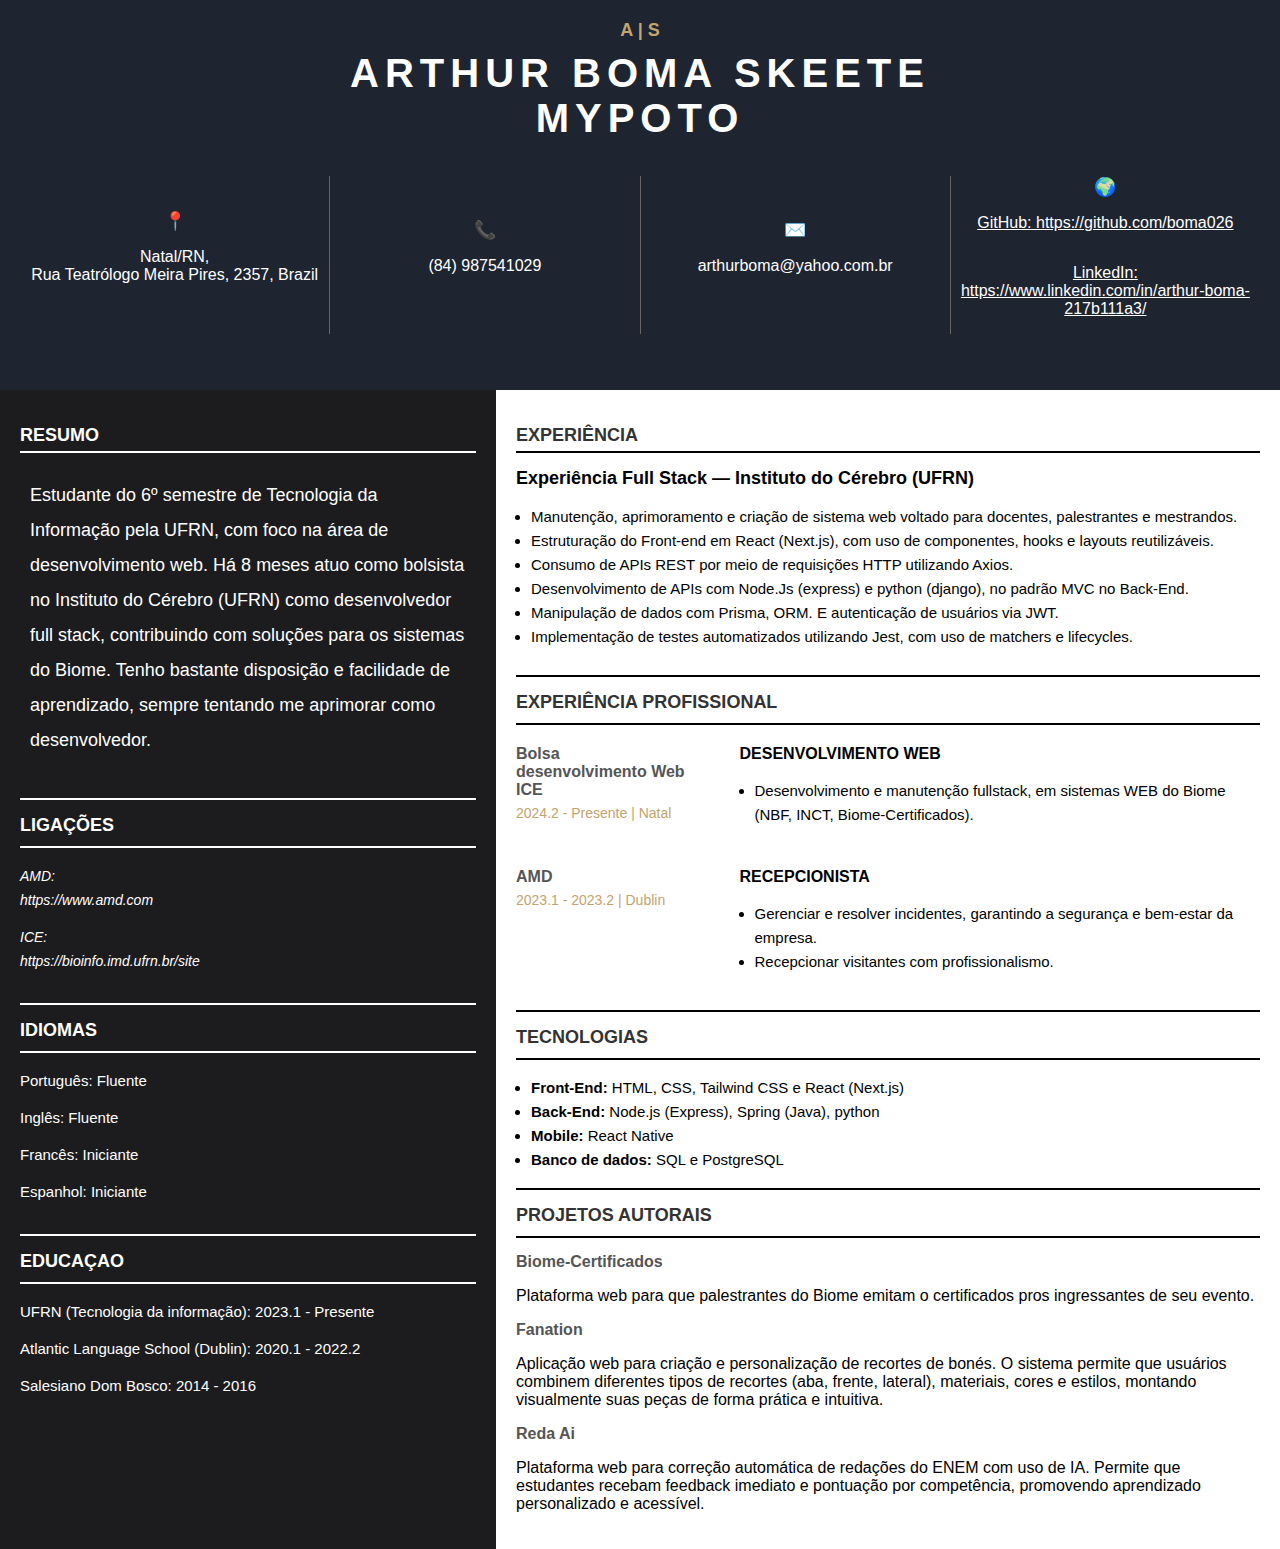
<file: index.html>
<!DOCTYPE html>
<html lang="pt-BR">
<head>
    <meta charset="UTF-8">
    <meta name="viewport" content="width=device-width, initial-scale=1.0">
    <title>Currículo - Arthur Boma Skeete Mypoto</title>
    <link rel="stylesheet" href="styles2.css">
</head>
<body>

    <header class="container-cur">
        <div class="header">
            <div class="logo">A | S</div>
            <h1>ARTHUR BOMA SKEETE <br> MYPOTO</h1>
            <div class="contact-info">
                <div class="info">
                    <span class="icon">📍</span>
                    <p>Natal/RN, <br> Rua Teatrólogo Meira Pires, 2357, Brazil</p>
                </div>
                <div class="info">
                    <span class="icon">📞</span>
                    <p>(84) 987541029</p>
                </div>
                <div class="info">
                    <span class="icon">✉️</span>
                    <p>arthurboma@yahoo.com.br</p>         
                </div>
                <div class="info" style="border:none">
                    <span class="icon">🌍</span>
                    <p><a href="https://github.com/boma026" target="_blank" class="links">GitHub: https://github.com/boma026</a></p>
                    <p><a href="https://www.linkedin.com/in/arthur-boma-217b111a3/" target="_blank" class="links">LinkedIn: https://www.linkedin.com/in/arthur-boma-217b111a3/</a></p>        
                </div>
            </div>
        </div>        
    </header>

    <div class="container-cur">
        <div class="container" style="display: flex;">
            <aside class="sidebar"> 
                <h2>RESUMO</h2>
                <div class="competencias">
                    <p style="font-size: 18px; line-height: 35px;">Estudante do 6º semestre de Tecnologia da Informação pela UFRN, com foco na área de desenvolvimento web. Há 8 meses atuo como bolsista no Instituto do Cérebro (UFRN) como desenvolvedor full stack, contribuindo com soluções para os sistemas do Biome. Tenho bastante disposição e facilidade de aprendizado, sempre tentando me aprimorar como desenvolvedor. </p>
                </div>

                <section class="ligacoes">
                    <h2 style="padding-bottom: 10px;">LIGAÇÕES</h2>
                    <ul>
                        <li><a href="http://www.amd.com" target="_blank">AMD:<br> https://www.amd.com</a></li>
                        <li><a href="https://bioinfo.imd.ufrn.br/site" target="_blank">ICE: <BR> https://bioinfo.imd.ufrn.br/site</a></li>
                    </ul>
                </section>

                <section class="ligacoes">
                    <h2 style="padding-bottom: 10px;">IDIOMAS</h2>
                    <ul>
                        <li>Português: Fluente</li>
                        <li>Inglês: Fluente</li>
                        <li>Francês: Iniciante</li>
                        <li>Espanhol: Iniciante</li>
                    </ul>
                </section>

                 <section class="ligacoes">
                    <h2 style="padding-bottom: 10px;">EDUCAÇAO</h2>
                    <ul>
                        <li>UFRN (Tecnologia da informação): 2023.1 - Presente </li>
                        <li>Atlantic Language School (Dublin): 2020.1 - 2022.2</li>
                        <li>Salesiano Dom Bosco: 2014 - 2016</li>
                    </ul>
                </section>

            </aside>

            <main class="content">
                <section class="sobre-mim">
                    <h2>EXPERIÊNCIA</h2>
                     <div style="font-weight: bold;font-size: 18px;">Experiência Full Stack — Instituto do Cérebro (UFRN)</div>
                    <ul>
                        <li>Manutenção, aprimoramento e criação de sistema web voltado para docentes, palestrantes e mestrandos.</li>
                        <li>Estruturação do Front-end em React (Next.js), com uso de componentes, hooks e layouts reutilizáveis.</li>
                        <li>Consumo de APIs REST por meio de requisições HTTP utilizando Axios.</li>
                        <li>Desenvolvimento de APIs com Node.Js (express) e python (django), no padrão MVC no Back-End.</li>
                        <li>Manipulação de dados com Prisma, ORM. E autenticação de usuários via JWT. </li>
                        <li>Implementação de testes automatizados utilizando Jest, com uso de matchers e lifecycles.</li>
                    </ul>
                </section>

                <section class="experiencia">
                    <h2 style="padding-bottom: 10px;">EXPERIÊNCIA PROFISSIONAL</h2>

                     <div class="job">
                        <div class="job-loc-temp">
                            <h3>Bolsa desenvolvimento Web ICE</h3>
                            <span class="period">2024.2 - Presente | Natal</span>
                        </div>
                        <div class="job-titulo-desc">
                            <h4>Desenvolvimento WEB</h4>
                            <ul>
                                <li> Desenvolvimento e manutenção fullstack, em sistemas WEB do Biome (NBF, INCT, Biome-Certificados).</li>
                            </ul>
                        </div>
                    </div>

                    <div class="job">
                        <div class="job-loc-temp">
                            <h3>AMD</h3>
                            <span class="period">2023.1 - 2023.2 | Dublin</span>
                        </div>
                        <div class="job-titulo-desc">
                            <h4>RECEPCIONISTA</h4>
                            <ul>
                                <li>Gerenciar e resolver incidentes, garantindo a segurança e bem-estar da empresa.</li>
                                <li>Recepcionar visitantes com profissionalismo.</li>
                            </ul>
                        </div>
                    </div>

                   
                </section>

                <section class="educacao">
                    <h2  style="padding-bottom: 10px;">TECNOLOGIAS</h2>
                    <ul>
                        <li><strong>Front-End: </strong> HTML, CSS, Tailwind CSS e React (Next.js)</li>
                        <li><strong>Back-End: </strong> Node.js (Express), Spring (Java), python</li>
                        <li><strong>Mobile: </strong> React Native</li>
                        <li><strong>Banco de dados: </strong>SQL e PostgreSQL</li>
                    </ul>        
                </section>
                <section class="educacao">
                    <h2 style="padding-bottom: 10px;">PROJETOS AUTORAIS</h2>
                    <h3>Biome-Certificados</h3>
                    <p>Plataforma web para que palestrantes do Biome emitam o certificados pros ingressantes de seu evento.</p>  
                    <h3>Fanation</h3>
                    <p>Aplicação web para criação e personalização de recortes de bonés. O sistema permite que usuários combinem diferentes tipos de recortes (aba, frente, lateral), materiais, cores e estilos, montando visualmente suas peças de forma prática e intuitiva.</p>
                    <h3>Reda Ai</h3>
                    <p>Plataforma web para correção automática de redações do ENEM com uso de IA. Permite que estudantes recebam feedback imediato e pontuação por competência, promovendo aprendizado personalizado e acessível.</p> 
                     
                          
                </section>          
            </div>
        </div>
                
            </main>
        </div>
    </div>
</body>
</html>
</file>
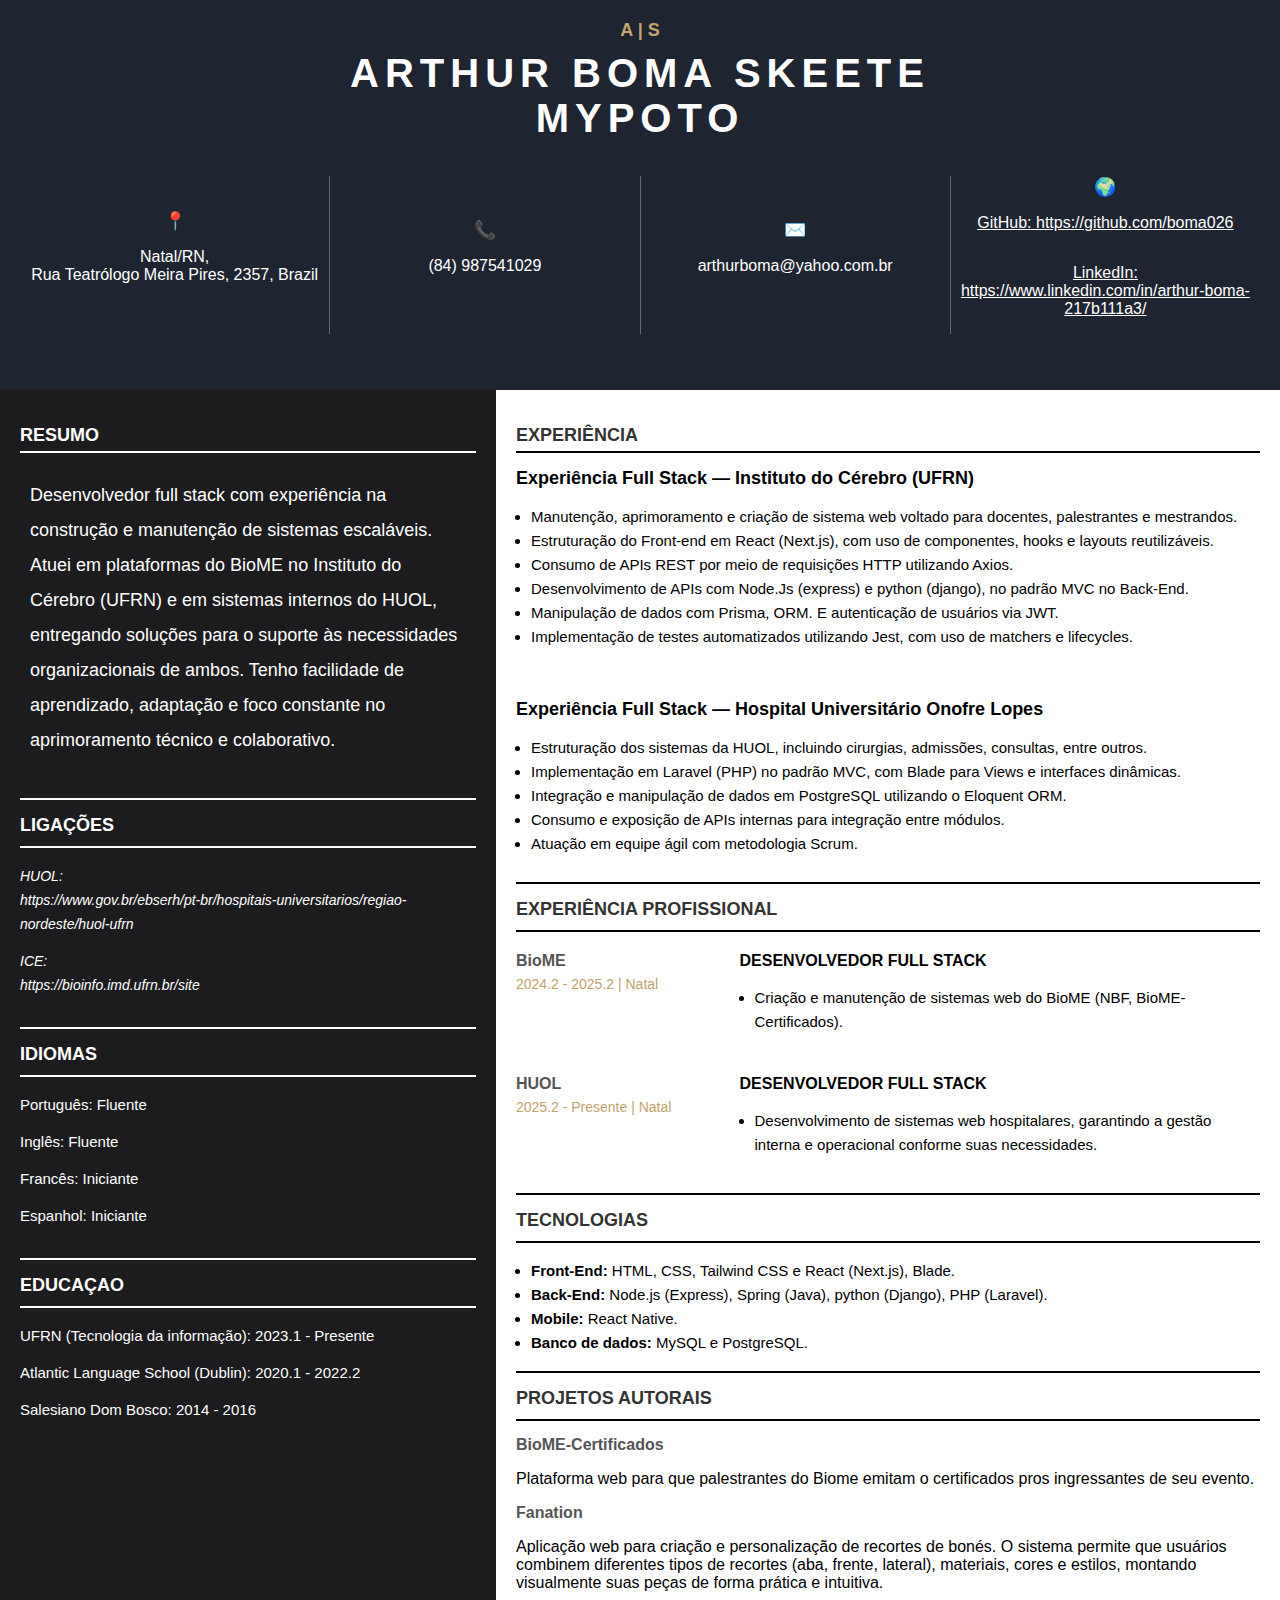
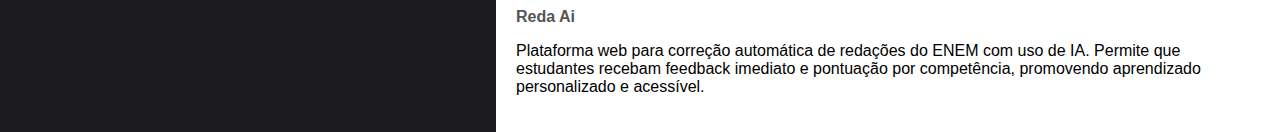
<file: antigo.html>
<!DOCTYPE html>
<html lang="pt-BR">
<head>
    <meta charset="UTF-8">
    <meta name="viewport" content="width=device-width, initial-scale=1.0">
    <title>Currículo - Arthur Boma Skeete Mypoto</title>
    <link rel="stylesheet" href="styles2.css">
</head>
<body>

    <header class="container-cur">
        <div class="header">
            <div class="logo">A | S</div>
            <h1>ARTHUR BOMA SKEETE <br> MYPOTO</h1>
            <div class="contact-info">
                <div class="info">
                    <span class="icon">📍</span>
                    <p>Natal/RN, <br> Rua Teatrólogo Meira Pires, 2357, Brazil</p>
                </div>
                <div class="info">
                    <span class="icon">📞</span>
                    <p>(84) 987541029</p>
                </div>
                <div class="info">
                    <span class="icon">✉️</span>
                    <p>arthurboma@yahoo.com.br</p>         
                </div>
                <div class="info" style="border:none">
                    <span class="icon">🌍</span>
                    <p><a href="https://github.com/boma026" target="_blank" class="links">GitHub: https://github.com/boma026</a></p>
                    <p><a href="https://www.linkedin.com/in/arthur-boma-217b111a3/" target="_blank" class="links">LinkedIn: https://www.linkedin.com/in/arthur-boma-217b111a3/</a></p>        
                </div>
            </div>
        </div>        
    </header>

    <div class="container-cur">
        <div class="container" style="display: flex;">
            <aside class="sidebar"> 
                <h2>RESUMO</h2>
                <div class="competencias">
                    <p style="font-size: 18px; line-height: 35px;">Desenvolvedor full stack com experiência na construção e manutenção de sistemas escaláveis. Atuei em plataformas do BioME no Instituto do Cérebro (UFRN) e em sistemas internos do HUOL, entregando soluções para o suporte às necessidades organizacionais de ambos. Tenho facilidade de aprendizado, adaptação e foco constante no aprimoramento técnico e colaborativo. </p>
                </div>

                <section class="ligacoes">
                    <h2 style="padding-bottom: 10px;">LIGAÇÕES</h2>
                    <ul>
                        <li><a href="http://www.amd.com" target="_blank">HUOL:<br> https://www.gov.br/ebserh/pt-br/hospitais-universitarios/regiao-nordeste/huol-ufrn</a></li>
                        <li><a href="https://bioinfo.imd.ufrn.br/site" target="_blank">ICE: <BR> https://bioinfo.imd.ufrn.br/site</a></li>
                    </ul>
                </section>

                <section class="ligacoes">
                    <h2 style="padding-bottom: 10px;">IDIOMAS</h2>
                    <ul>
                        <li>Português: Fluente</li>
                        <li>Inglês: Fluente</li>
                        <li>Francês: Iniciante</li>
                        <li>Espanhol: Iniciante</li>
                    </ul>
                </section>

                 <section class="ligacoes">
                    <h2 style="padding-bottom: 10px;">EDUCAÇAO</h2>
                    <ul>
                        <li>UFRN (Tecnologia da informação): 2023.1 - Presente </li>
                        <li>Atlantic Language School (Dublin): 2020.1 - 2022.2</li>
                        <li>Salesiano Dom Bosco: 2014 - 2016</li>
                    </ul>
                </section>

            </aside>

            <main class="content">
                <section class="sobre-mim">
                    <h2>EXPERIÊNCIA</h2>
                     <div style="font-weight: bold;font-size: 18px;">Experiência Full Stack — Instituto do Cérebro (UFRN)</div>
                    <ul>
                        <li>Manutenção, aprimoramento e criação de sistema web voltado para docentes, palestrantes e mestrandos.</li>
                        <li>Estruturação do Front-end em React (Next.js), com uso de componentes, hooks e layouts reutilizáveis.</li>
                        <li>Consumo de APIs REST por meio de requisições HTTP utilizando Axios.</li>
                        <li>Desenvolvimento de APIs com Node.Js (express) e python (django), no padrão MVC no Back-End.</li>
                        <li>Manipulação de dados com Prisma, ORM. E autenticação de usuários via JWT. </li>
                        <li>Implementação de testes automatizados utilizando Jest, com uso de matchers e lifecycles.</li>
                    </ul>
                    <div style="font-weight: bold;font-size: 18px; margin-top: 50px;">Experiência Full Stack —  Hospital Universitário Onofre Lopes</div>
                    <ul>
                        <li>Estruturação dos sistemas da HUOL, incluindo cirurgias, admissões, consultas, entre outros.</li>
                        <li>Implementação em Laravel (PHP) no padrão MVC, com Blade para Views e interfaces dinâmicas.</li>
                        <li>Integração e manipulação de dados em PostgreSQL utilizando o Eloquent ORM.</li>
                        <li>Consumo e exposição de APIs internas para integração entre módulos.</li>
                        <li>Atuação em equipe ágil com metodologia Scrum.</li>
                    </ul>
                </section>

                <section class="experiencia">
                    <h2 style="padding-bottom: 10px;">EXPERIÊNCIA PROFISSIONAL</h2>

                     <div class="job">
                        <div class="job-loc-temp">
                            <h3>BioME</h3>
                            <span class="period">2024.2 - 2025.2 | Natal</span>
                        </div>
                        <div class="job-titulo-desc">
                            <h4>Desenvolvedor Full Stack</h4>
                            <ul>
                                <li> Criação e manutenção de sistemas web do BioME (NBF, BioME-Certificados).</li>
                            </ul>
                        </div>
                    </div>

                    <div class="job">
                        <div class="job-loc-temp">
                            <h3>HUOL</h3>
                            <span class="period">2025.2 - Presente | Natal</span>
                        </div>
                        <div class="job-titulo-desc">
                            <h4>Desenvolvedor Full Stack</h4>
                            <ul>
                                <li>Desenvolvimento de sistemas web hospitalares, garantindo a gestão interna e operacional conforme suas necessidades.</li>
                            </ul>
                        </div>
                    </div>

                   
                </section>

                <section class="educacao">
                    <h2  style="padding-bottom: 10px;">TECNOLOGIAS</h2>
                    <ul>
                        <li><strong>Front-End: </strong> HTML, CSS, Tailwind CSS e React (Next.js), Blade.</li>
                        <li><strong>Back-End: </strong> Node.js (Express), Spring (Java), python (Django), PHP (Laravel).</li>
                        <li><strong>Mobile: </strong> React Native.</li>
                        <li><strong>Banco de dados: </strong>MySQL e PostgreSQL.</li>
                    </ul>        
                </section>
                <section class="educacao">
                    <h2 style="padding-bottom: 10px;">PROJETOS AUTORAIS</h2>
                    <h3>BioME-Certificados</h3>
                    <p class="projetos_desc">Plataforma web para que palestrantes do Biome emitam o certificados pros ingressantes de seu evento.</p>  
                    <h3>Fanation</h3>
                    <p class="projetos_desc">Aplicação web para criação e personalização de recortes de bonés. O sistema permite que usuários combinem diferentes tipos de recortes (aba, frente, lateral), materiais, cores e estilos, montando visualmente suas peças de forma prática e intuitiva.</p>
                    <h3>Reda Ai</h3>
                    <p class="projetos_desc">Plataforma web para correção automática de redações do ENEM com uso de IA. Permite que estudantes recebam feedback imediato e pontuação por competência, promovendo aprendizado personalizado e acessível.</p>                                   
                </section>          
            </div>
        </div>
                
            </main>
        </div>
    </div>
</body>
</html>
</file>
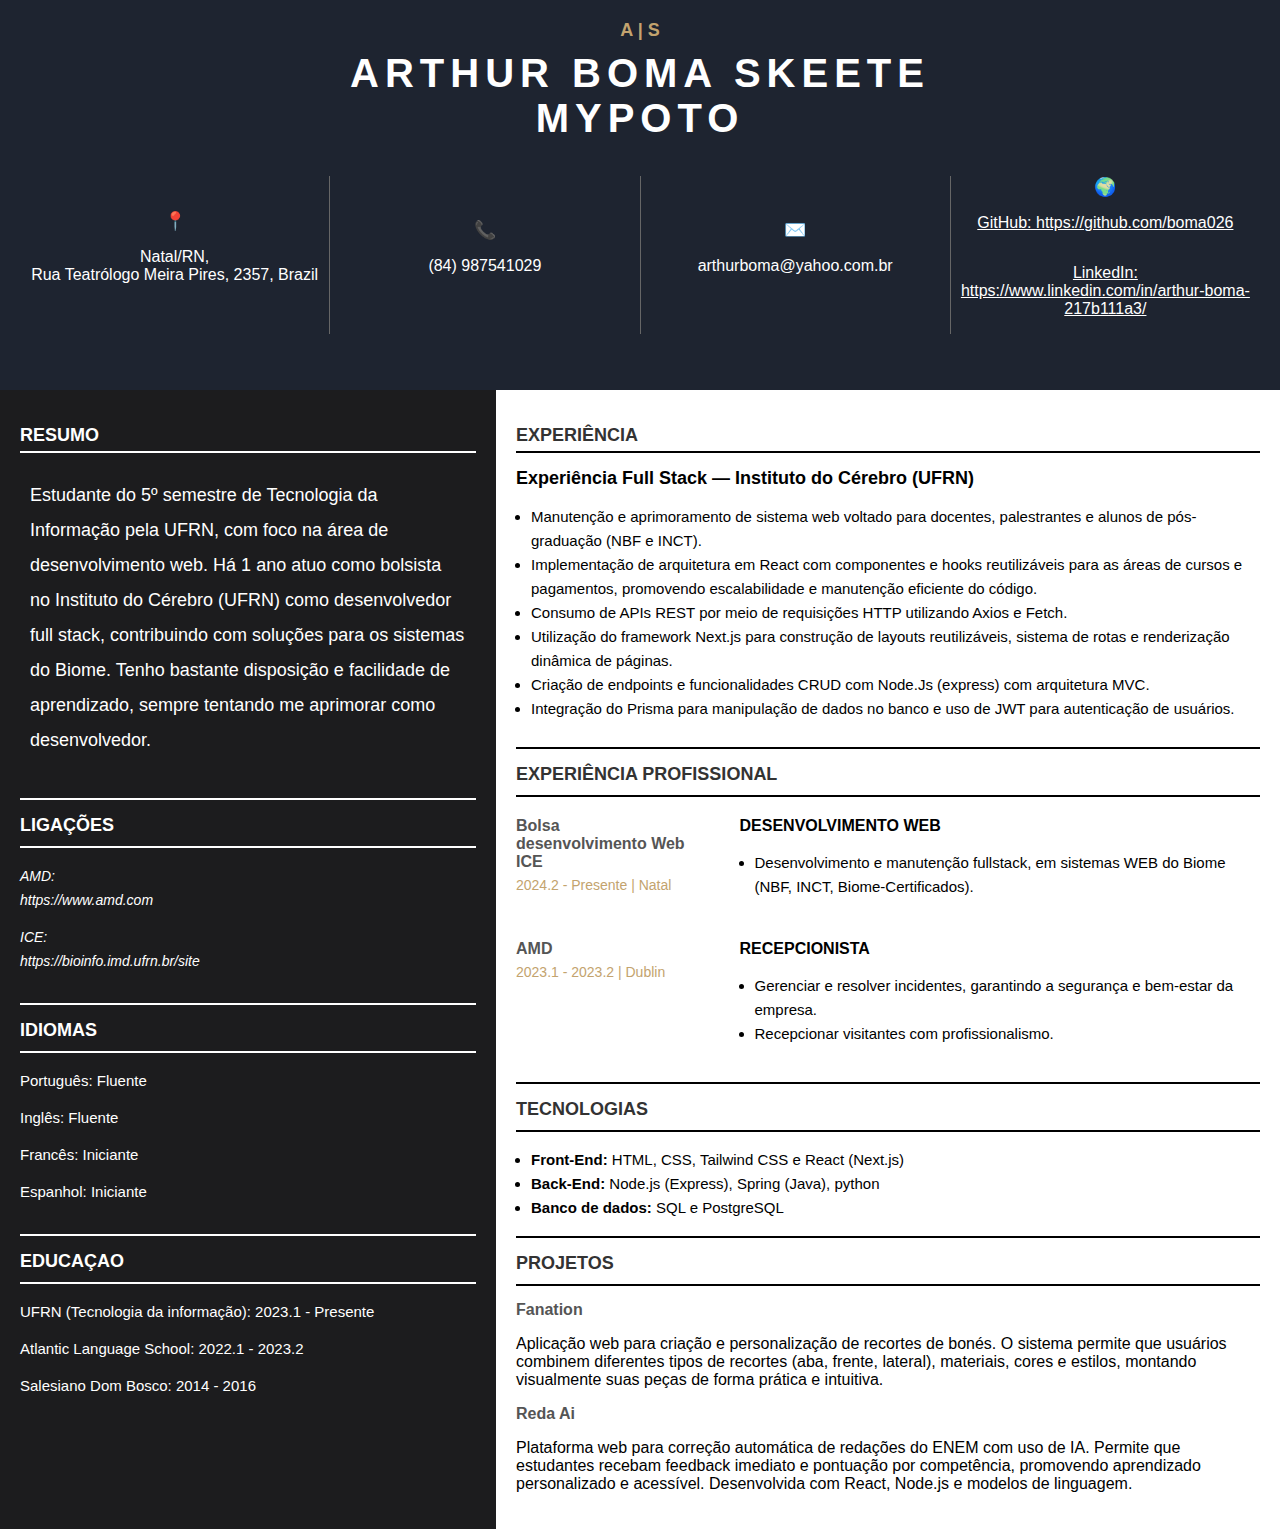
<file: curriculo.html>
<!DOCTYPE html>
<html lang="pt-BR">
<head>
    <meta charset="UTF-8">
    <meta name="viewport" content="width=device-width, initial-scale=1.0">
    <title>Currículo - Arthur Boma Skeete Mypoto</title>
    <link rel="stylesheet" href="styles2.css">
</head>
<body>

    <header class="container-cur">
        <div class="header">
            <div class="logo">A | S</div>
            <h1>ARTHUR BOMA SKEETE <br> MYPOTO</h1>
            <div class="contact-info">
                <div class="info">
                    <span class="icon">📍</span>
                    <p>Natal/RN, <br> Rua Teatrólogo Meira Pires, 2357, Brazil</p>
                </div>
                <div class="info">
                    <span class="icon">📞</span>
                    <p>(84) 987541029</p>
                </div>
                <div class="info">
                    <span class="icon">✉️</span>
                    <p>arthurboma@yahoo.com.br</p>         
                </div>
                <div class="info" style="border:none">
                    <span class="icon">🌍</span>
                    <p><a href="https://github.com/boma026" target="_blank" class="links">GitHub: https://github.com/boma026</a></p>
                    <p><a href="https://www.linkedin.com/in/arthur-boma-217b111a3/" target="_blank" class="links">LinkedIn: https://www.linkedin.com/in/arthur-boma-217b111a3/</a></p>        
                </div>
            </div>
        </div>        
    </header>

    <div class="container-cur">
        <div class="container" style="display: flex;">
            <aside class="sidebar"> 
                <h2>RESUMO</h2>
                <div class="competencias">
                    <p style="font-size: 18px; line-height: 35px;">Estudante do 5º semestre de Tecnologia da Informação pela UFRN, com foco na área de desenvolvimento web. Há 1 ano atuo como bolsista no Instituto do Cérebro (UFRN) como desenvolvedor full stack, contribuindo com soluções para os sistemas do Biome. Tenho bastante disposição e facilidade de aprendizado, sempre tentando me aprimorar como desenvolvedor. </p>
                </div>

                <section class="ligacoes">
                    <h2 style="padding-bottom: 10px;">LIGAÇÕES</h2>
                    <ul>
                        <li><a href="http://www.amd.com" target="_blank">AMD:<br> https://www.amd.com</a></li>
                        <li><a href="https://bioinfo.imd.ufrn.br/site" target="_blank">ICE: <BR> https://bioinfo.imd.ufrn.br/site</a></li>
                    </ul>
                </section>

                <section class="ligacoes">
                    <h2 style="padding-bottom: 10px;">IDIOMAS</h2>
                    <ul>
                        <li>Português: Fluente</li>
                        <li>Inglês: Fluente</li>
                        <li>Francês: Iniciante</li>
                        <li>Espanhol: Iniciante</li>
                    </ul>
                </section>

                 <section class="ligacoes">
                    <h2 style="padding-bottom: 10px;">EDUCAÇAO</h2>
                    <ul>
                        <li>UFRN (Tecnologia da informação): 2023.1 - Presente </li>
                        <li>Atlantic Language School: 2022.1 - 2023.2</li>
                        <li>Salesiano Dom Bosco: 2014 - 2016</li>
                    </ul>
                </section>

            </aside>

            <main class="content">
                <section class="sobre-mim">
                    <h2>EXPERIÊNCIA</h2>
                     <div style="font-weight: bold;font-size: 18px;">Experiência Full Stack — Instituto do Cérebro (UFRN)</div>
                    <ul>
                        <li>Manutenção e aprimoramento de sistema web voltado para docentes, palestrantes e alunos de pós-graduação (NBF e INCT).</li>
                        <li>Implementação de arquitetura em React com componentes e hooks reutilizáveis para as áreas de cursos e pagamentos, promovendo escalabilidade e manutenção eficiente do código.</li>
                        <li>Consumo de APIs REST por meio de requisições HTTP utilizando Axios e Fetch.</li>
                        <li>Utilização do framework Next.js para construção de layouts reutilizáveis, sistema de rotas e renderização dinâmica de páginas.</li>
                        <li>Criação de endpoints e funcionalidades CRUD com Node.Js (express) com arquitetura MVC.</li>
                        <li>Integração do Prisma para manipulação de dados no banco e uso de JWT para autenticação de usuários. </li>

                    </ul>
                    <!--<p>Sou estudante do 5º período de Tecnologia da Informação, com foco em programação e especial interesse em desenvolvimento web. Tenho excelente relação interpessoal com equipes, professores e clientes e sou altamente adaptável a novos desafios. Sempre pronto para contribuir e aprender.</p>-->
                </section>

                <section class="experiencia">
                    <h2 style="padding-bottom: 10px;">EXPERIÊNCIA PROFISSIONAL</h2>

                     <div class="job">
                        <div class="job-loc-temp">
                            <h3>Bolsa desenvolvimento Web ICE</h3>
                            <span class="period">2024.2 - Presente | Natal</span>
                        </div>
                        <div class="job-titulo-desc">
                            <h4>Desenvolvimento WEB</h4>
                            <ul>
                                <li> Desenvolvimento e manutenção fullstack, em sistemas WEB do Biome (NBF, INCT, Biome-Certificados).</li>
                            </ul>
                        </div>
                    </div>

                    <div class="job">
                        <div class="job-loc-temp">
                            <h3>AMD</h3>
                            <span class="period">2023.1 - 2023.2 | Dublin</span>
                        </div>
                        <div class="job-titulo-desc">
                            <h4>RECEPCIONISTA</h4>
                            <ul>
                                <li>Gerenciar e resolver incidentes, garantindo a segurança e bem-estar da empresa.</li>
                                <li>Recepcionar visitantes com profissionalismo.</li>
                            </ul>
                        </div>
                    </div>

                   
                </section>

                <section class="educacao">
                    <h2  style="padding-bottom: 10px;">TECNOLOGIAS</h2>
                    <ul>
                        <li><strong>Front-End: </strong> HTML, CSS, Tailwind CSS e React (Next.js)</li>
                        <li><strong>Back-End: </strong> Node.js (Express), Spring (Java), python</li>
                        <li><strong>Banco de dados: </strong>SQL e PostgreSQL</li>
                    </ul>        
                </section>
                <section class="educacao">
                    <h2 style="padding-bottom: 10px;">PROJETOS</h2>
                    <h3>Fanation</h3>
                    <p>Aplicação web para criação e personalização de recortes de bonés. O sistema permite que usuários combinem diferentes tipos de recortes (aba, frente, lateral), materiais, cores e estilos, montando visualmente suas peças de forma prática e intuitiva.</p>
                    <h3>Reda Ai</h3>
                    <p>Plataforma web para correção automática de redações do ENEM com uso de IA. Permite que estudantes recebam feedback imediato e pontuação por competência, promovendo aprendizado personalizado e acessível. Desenvolvida com React, Node.js e modelos de linguagem.</p>          
                </section>          
            </div>
        </div>

                
            </main>
        </div>
    </div>
</body>
</html>
</file>
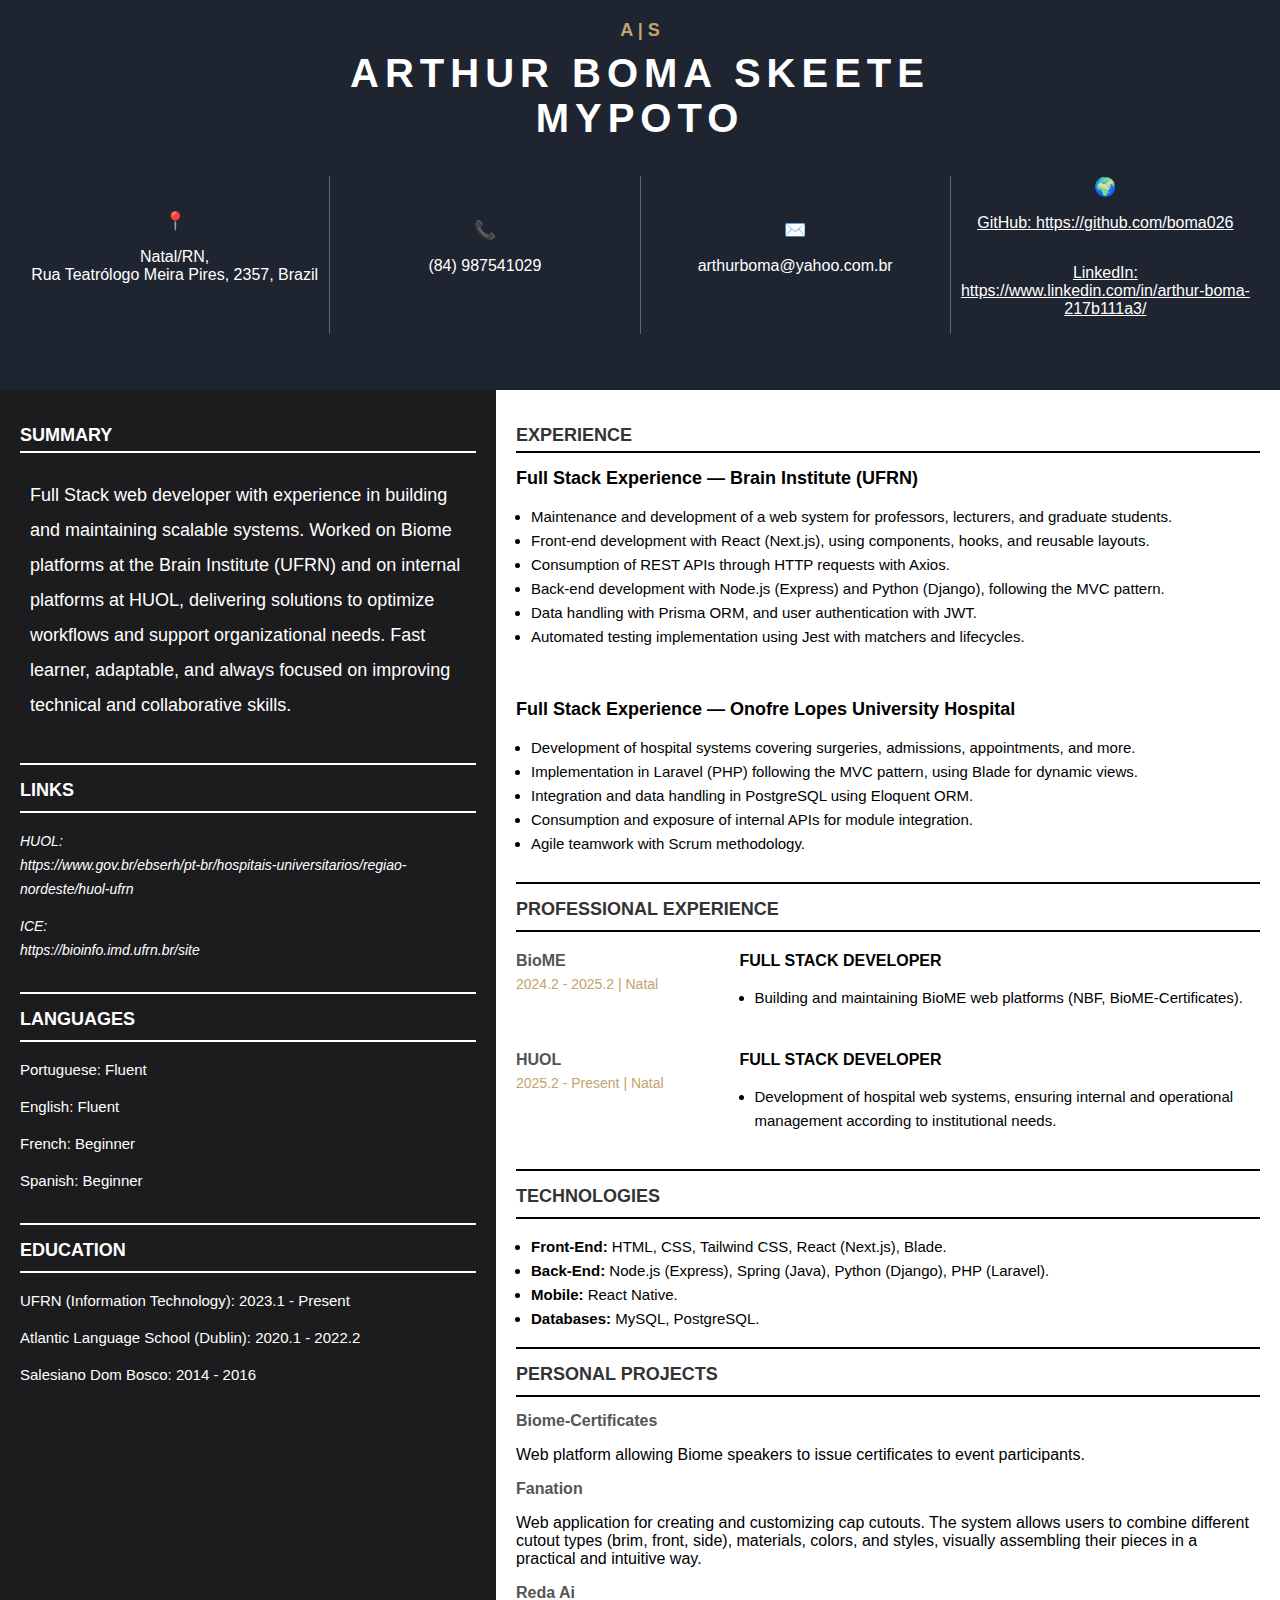
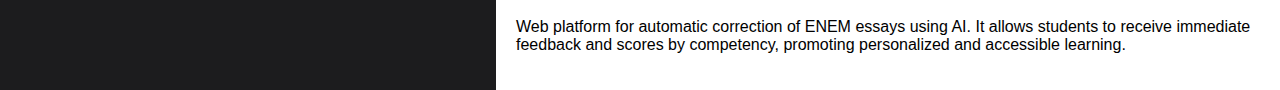
<file: index2.html>
<!DOCTYPE html>
<html lang="en">
<head>
    <meta charset="UTF-8">
    <meta name="viewport" content="width=device-width, initial-scale=1.0">
    <title>Resume - Arthur Boma Skeete Mypoto</title>
    <link rel="stylesheet" href="styles2.css">
</head>
<body>

    <header class="container-cur">
        <div class="header">
            <div class="logo">A | S</div>
            <h1>ARTHUR BOMA SKEETE <br> MYPOTO</h1>
            <div class="contact-info">
                <div class="info">
                    <span class="icon">📍</span>
                    <p>Natal/RN, <br> Rua Teatrólogo Meira Pires, 2357, Brazil</p>
                </div>
                <div class="info">
                    <span class="icon">📞</span>
                    <p>(84) 987541029</p>
                </div>
                <div class="info">
                    <span class="icon">✉️</span>
                    <p>arthurboma@yahoo.com.br</p>         
                </div>
                <div class="info" style="border:none">
                    <span class="icon">🌍</span>
                    <p><a href="https://github.com/boma026" target="_blank" class="links">GitHub: https://github.com/boma026</a></p>
                    <p><a href="https://www.linkedin.com/in/arthur-boma-217b111a3/" target="_blank" class="links">LinkedIn: https://www.linkedin.com/in/arthur-boma-217b111a3/</a></p>        
                </div>
            </div>
        </div>        
    </header>

    <div class="container-cur">
        <div class="container" style="display: flex;">
            <aside class="sidebar"> 
                <h2>SUMMARY</h2>
                <div class="competencias">
                    <p style="font-size: 18px; line-height: 35px;">
                        Full Stack web developer with experience in building and maintaining scalable systems. Worked on Biome platforms at the Brain Institute (UFRN) and on internal platforms at HUOL, delivering solutions to optimize workflows and support organizational needs. Fast learner, adaptable, and always focused on improving technical and collaborative skills.
                    </p>
                </div>

                <section class="ligacoes">
                    <h2 style="padding-bottom: 10px;">LINKS</h2>
                    <ul>
                        <li><a href="https://www.gov.br/ebserh/pt-br/hospitais-universitarios/regiao-nordeste/huol-ufrn" target="_blank">HUOL:<br> https://www.gov.br/ebserh/pt-br/hospitais-universitarios/regiao-nordeste/huol-ufrn</a></li>
                        <li><a href="https://bioinfo.imd.ufrn.br/site" target="_blank">ICE: <br> https://bioinfo.imd.ufrn.br/site</a></li>
                    </ul>
                </section>

                <section class="ligacoes">
                    <h2 style="padding-bottom: 10px;">LANGUAGES</h2>
                    <ul>
                        <li>Portuguese: Fluent</li>
                        <li>English: Fluent</li>
                        <li>French: Beginner</li>
                        <li>Spanish: Beginner</li>
                    </ul>
                </section>

                 <section class="ligacoes">
                    <h2 style="padding-bottom: 10px;">EDUCATION</h2>
                    <ul>
                        <li>UFRN (Information Technology): 2023.1 - Present</li>
                        <li>Atlantic Language School (Dublin): 2020.1 - 2022.2</li>
                        <li>Salesiano Dom Bosco: 2014 - 2016</li>
                    </ul>
                </section>

            </aside>

            <main class="content">
                <section class="sobre-mim">
                    <h2>EXPERIENCE</h2>
                     <div style="font-weight: bold;font-size: 18px;">Full Stack Experience — Brain Institute (UFRN)</div>
                    <ul>
                        <li>Maintenance and development of a web system for professors, lecturers, and graduate students.</li>
                        <li>Front-end development with React (Next.js), using components, hooks, and reusable layouts.</li>
                        <li>Consumption of REST APIs through HTTP requests with Axios.</li>
                        <li>Back-end development with Node.js (Express) and Python (Django), following the MVC pattern.</li>
                        <li>Data handling with Prisma ORM, and user authentication with JWT.</li>
                        <li>Automated testing implementation using Jest with matchers and lifecycles.</li>
                    </ul>
                    <div style="font-weight: bold;font-size: 18px; margin-top: 50px;">Full Stack Experience — Onofre Lopes University Hospital</div>
                    <ul>
                        <li>Development of hospital systems covering surgeries, admissions, appointments, and more.</li>
                        <li>Implementation in Laravel (PHP) following the MVC pattern, using Blade for dynamic views.</li>
                        <li>Integration and data handling in PostgreSQL using Eloquent ORM.</li>
                        <li>Consumption and exposure of internal APIs for module integration.</li>
                        <li>Agile teamwork with Scrum methodology.</li>
                    </ul>
                </section>

                <section class="experiencia">
                    <h2 style="padding-bottom: 10px;">PROFESSIONAL EXPERIENCE</h2>

                     <div class="job">
                        <div class="job-loc-temp">
                            <h3>BioME</h3>
                            <span class="period">2024.2 - 2025.2 | Natal</span>
                        </div>
                        <div class="job-titulo-desc">
                            <h4>Full Stack Developer</h4>
                            <ul>
                                <li>Building and maintaining BioME web platforms (NBF, BioME-Certificates).</li>
                            </ul>
                        </div>
                    </div>

                    <div class="job">
                        <div class="job-loc-temp">
                            <h3>HUOL</h3>
                            <span class="period">2025.2 - Present | Natal</span>
                        </div>
                        <div class="job-titulo-desc">
                            <h4>Full Stack Developer</h4>
                            <ul>
                                <li>Development of hospital web systems, ensuring internal and operational management according to institutional needs.</li>
                            </ul>
                        </div>
                    </div>

                   
                </section>

                <section class="educacao">
                    <h2  style="padding-bottom: 10px;">TECHNOLOGIES</h2>
                    <ul>
                        <li><strong>Front-End: </strong> HTML, CSS, Tailwind CSS, React (Next.js), Blade.</li>
                        <li><strong>Back-End: </strong> Node.js (Express), Spring (Java), Python (Django), PHP (Laravel).</li>
                        <li><strong>Mobile: </strong> React Native.</li>
                        <li><strong>Databases: </strong> MySQL, PostgreSQL.</li>
                    </ul>        
                </section>
                <section class="educacao">
                    <h2 style="padding-bottom: 10px;">PERSONAL PROJECTS</h2>
                    <h3>Biome-Certificates</h3>
                    <p class="projetos_desc">Web platform allowing Biome speakers to issue certificates to event participants.</p>  
                    <h3>Fanation</h3>
                    <p class="projetos_desc">Web application for creating and customizing cap cutouts. The system allows users to combine different cutout types (brim, front, side), materials, colors, and styles, visually assembling their pieces in a practical and intuitive way.</p>
                    <h3>Reda Ai</h3>
                    <p class="projetos_desc">Web platform for automatic correction of ENEM essays using AI. It allows students to receive immediate feedback and scores by competency, promoting personalized and accessible learning.</p> 
                </section>          
            </main>
        </div>
    </div>
</body>
</html>
</file>
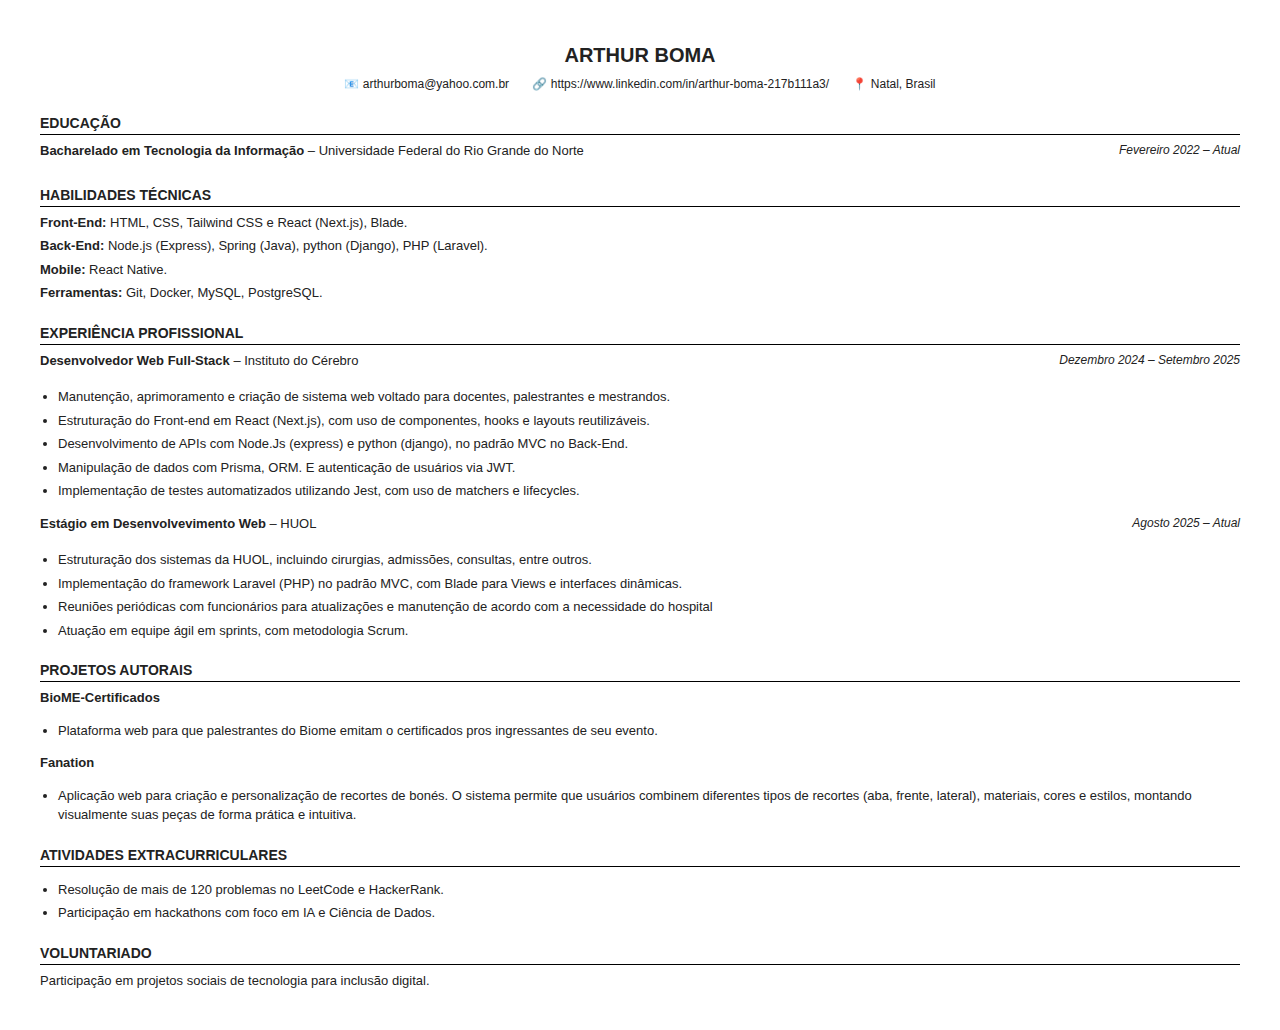
<file: novo.html>
<!DOCTYPE html>
<html lang="pt-BR">
<head>
  <meta charset="UTF-8">
  <title>Currículo - Seu Nome</title>
  <style>
    body {
      font-family: Arial, sans-serif;
      font-size: 13px;
      color: #222;
      margin: 40px;
      line-height: 1.5;
    }
    h1 {
      text-align: center;
      font-size: 20px;
      margin-bottom: 5px;
      text-transform: uppercase;
    }
    .contact {
      text-align: center;
      font-size: 12px;
      margin-bottom: 20px;
    }
    .contact span {
      margin: 0 10px;
    }
    h2 {
      font-size: 14px;
      margin-top: 20px;
      margin-bottom: 6px;
      border-bottom: 1px solid #000;
      text-transform: uppercase;
    }
    p, li {
      margin: 4px 0;
    }
    ul {
      padding-left: 18px;
    }
    .job-title {
      font-weight: bold;
    }
    .job-date {
      float: right;
      font-size: 12px;
      font-style: italic;
    }
    .clear {
      clear: both;
    }
  </style>
</head>
<body>
  <!-- Cabeçalho -->
  <h1>Arthur Boma</h1>
  <div class="contact">
    <span>📧 arthurboma@yahoo.com.br</span>
    <span>🔗 https://www.linkedin.com/in/arthur-boma-217b111a3/</span>
    <span>📍 Natal, Brasil</span>
  </div>

  <!-- Educação -->
  <h2>Educação</h2>
  <p><strong>Bacharelado em Tecnologia da Informação</strong> – Universidade Federal do Rio Grande do Norte <span class="job-date">Fevereiro 2022 – Atual</span></p>
  <div class="clear"></div>

  <!-- Habilidades -->
  <h2>Habilidades Técnicas</h2>
  <p><strong>Front-End: </strong> HTML, CSS, Tailwind CSS e React (Next.js), Blade.</p>
  <p><strong>Back-End: </strong> Node.js (Express), Spring (Java), python (Django), PHP (Laravel).</p>
  <p><strong>Mobile: </strong> React Native.</p>
  <p><strong>Ferramentas:</strong> Git, Docker, MySQL, PostgreSQL.</p>

  <!-- Experiência -->
  <h2>Experiência Profissional</h2>
  <p><span class="job-title">Desenvolvedor Web Full-Stack</span> – Instituto do Cérebro <span class="job-date">Dezembro 2024 – Setembro 2025</span></p>
  <div class="clear"></div>
  <ul>
    <li>Manutenção, aprimoramento e criação de sistema web voltado para docentes, palestrantes e mestrandos.</li>
    <li>Estruturação do Front-end em React (Next.js), com uso de componentes, hooks e layouts reutilizáveis.</li>
    <li>Desenvolvimento de APIs com Node.Js (express) e python (django), no padrão MVC no Back-End.</li>
    <li>Manipulação de dados com Prisma, ORM. E autenticação de usuários via JWT. </li>
    <li>Implementação de testes automatizados utilizando Jest, com uso de matchers e lifecycles.</li>
  </ul>

  <p><span class="job-title">Estágio em Desenvolvevimento Web </span> – HUOL <span class="job-date">Agosto 2025 – Atual</span></p>
  <div class="clear"></div>
  <ul>
    <li>Estruturação dos sistemas da HUOL, incluindo cirurgias, admissões, consultas, entre outros.</li>
    <li>Implementação do framework Laravel (PHP) no padrão MVC, com Blade para Views e interfaces dinâmicas.</li>
    <li>Reuniões periódicas com funcionários para atualizações e manutenção de acordo com a necessidade do hospital</li>
    <li>Atuação em equipe ágil em sprints, com metodologia Scrum.</li>
  </ul>

  <!--<p><span class="job-title">Desenvolvedor Web Full-Stack</span> – Instituto do Cérebro <span class="job-date">Dezembro 2024 – Setembro 2025</span></p>
  <div class="clear"></div>
  <ul>
    <li>Manutenção, aprimoramento e criação de sistema web voltado para docentes, palestrantes e mestrandos.</li>
    <li>Estruturação do Front-end em React (Next.js), com uso de componentes, hooks e layouts reutilizáveis.</li>
    <li>Desenvolvimento de APIs com Node.Js (express) e python (django), no padrão MVC no Back-End.</li>
    <li>Manipulação de dados com Prisma, ORM. E autenticação de usuários via JWT. </li>
    <li>Implementação de testes automatizados utilizando Jest, com uso de matchers e lifecycles.</li>
  </ul>
-->
  <!-- Projetos -->
  <h2>Projetos Autorais</h2>
    <p><strong>BioME-Certificados</strong></p>
    <ul>
      <li>Plataforma web para que palestrantes do Biome emitam o certificados pros ingressantes de seu evento.</li>
    </ul>

    <p><strong>Fanation</strong></p>
    <ul>
    <li>Aplicação web para criação e personalização de recortes de bonés. O sistema permite que usuários combinem diferentes tipos de recortes (aba, frente, lateral), materiais, cores e estilos, montando visualmente suas peças de forma prática e intuitiva.</li>
    </ul>

  <!-- Atividades Extra -->
  <h2>Atividades Extracurriculares</h2>
  <ul>
    <li>Resolução de mais de 120 problemas no LeetCode e HackerRank.</li>
    <li>Participação em hackathons com foco em IA e Ciência de Dados.</li>
  </ul>

  <!-- Voluntariado -->
  <h2>Voluntariado</h2>
  <p>Participação em projetos sociais de tecnologia para inclusão digital.</p>
</body>
</html>
</file>
<file: styles2.css>
body {
    margin: 0;
    font-family: Arial, sans-serif;
    color: black;
    text-align: center;
    background-color: rgba(0, 0, 0, 0.6);
}

.container-cur{
    display: flex;
    justify-content: center;
}

.container{
    width: 1400px;
}

.header {
    background-color: #1e2430;
    color: white;
    padding: 20px;
    height: 350px;
    width: 1360px;
}

.logo {
    color: #c3a36e;
    font-size: 18px;
    font-weight: bold;
    margin-bottom: 10px;
}

h1 {
    font-size: 40px;
    font-weight: bold;
    margin: 10px 0 20px;
    letter-spacing: 6px;
}

.contact-info {
    display: flex;
    justify-content: center;
    padding-top: 15px;
    margin-top: 15px;
}

.info {
    flex:1;
    display: flex;
    justify-content: center;
    flex-direction: column;
    align-items: center;
    border-right: 1px solid #666;
}

.icon {
    font-size: 18px;
    color: #c3a36e;
}

.links{
    color: white;
}

.links:hover{
    color:aqua;
}

.container2 {
    display: flex;
    margin: 20px auto;
    background: white;
    box-shadow: 0px 0px 10px rgba(0, 0, 0, 0.1);
}

.sidebar {
    width: 38%;
    background-color: #1c1c1e;
    padding: 20px;
    text-align: center;
    color: white;
}

.profile-pic {
    width: 140px;
    height: 140px;
    border-radius: 50%;
    margin-bottom: 15px;
    object-fit: cover;
}

h2 {
    font-size: 18px;
    border-bottom: 2px solid white;
    padding-bottom: 5px;
    text-transform: uppercase;
    text-align: left;
}

.content h2 {
    font-size: 18px;
    color: #333;
    border-bottom: 2px solid black;
    padding-bottom: 5px;
    text-transform: uppercase;
    text-align: left;
}

.competencias p {
    padding: 10px;
    margin: 10px 0;
    font-size: 14px;
    text-align: left;
}

.content {
    width: 62%;
    padding: 20px;
    background-color: white;
    text-align: left;
}

.sobre-mim {
    padding-bottom: 10px;
}
.experiencia {
    border-top: 2px solid black;
}

.sobre-mim p {
    text-align: justify;
    font-size: 16px;
    line-height: 1.6;
    color: #444;
}

.job {
    display: flex;
    flex-direction: row;

}

.job-loc-temp{
flex:1;
}

.job-titulo-desc{
flex:3;
padding-left: 50px;
}

.job-titulo-desc h4 {
    text-align: left;
    font-size: 16px;
    color: black;
}

.experiencia .job {
    margin-bottom: 20px;
}

.period {
    font-size: 14px;
    color: #c3a36e;
}

h3 {
    font-size: 16px;
    color: #555;
    margin: 5px 0;
}

h4 {
    font-size: 14px;
    color: #c3a36e;
    text-transform: uppercase;
    margin: 5px 0;
}

ul {
    padding-left: 15px;
}

ul li {
    font-size: 15px;
    color: black;
    line-height: 1.6;
}

.sidebar .ligacoes a {
  color: white; /* links brancos */
  text-decoration: none;
}

.sidebar .ligacoes a:hover {
  text-decoration: underline; /* opcional: destaque ao passar o mouse */
}

.ligacoes {
    margin-top: 30px;
    border-top: 2px solid white;
    color: white;
    
}

.ligacoes ul {
    list-style-type: none;
    padding: 0;
}

.ligacoes ul li {
    margin: 5px 0;
    margin-bottom: 13px;
    text-align: start;
    color:white;
}

.ligacoes ul li a {
    color: black;
    font-style: italic;
    text-decoration: none;
    font-size: 14px;
}

.ligacoes ul li a:hover {
    text-decoration: underline;
}

.educacao {
    border-top: 2px solid black;
}

.education-item {
    margin-bottom: 10px;
}

.education-item h3 {
    font-size: 16px;
    color: #555;
    margin: 5px 0;
}

.education-item .period {
    font-size: 14px;
    color: #c3a36e;
}

.education-item p {
    font-size: 14px;
    color: #444;
    margin: 3px 0;
}
</file>
